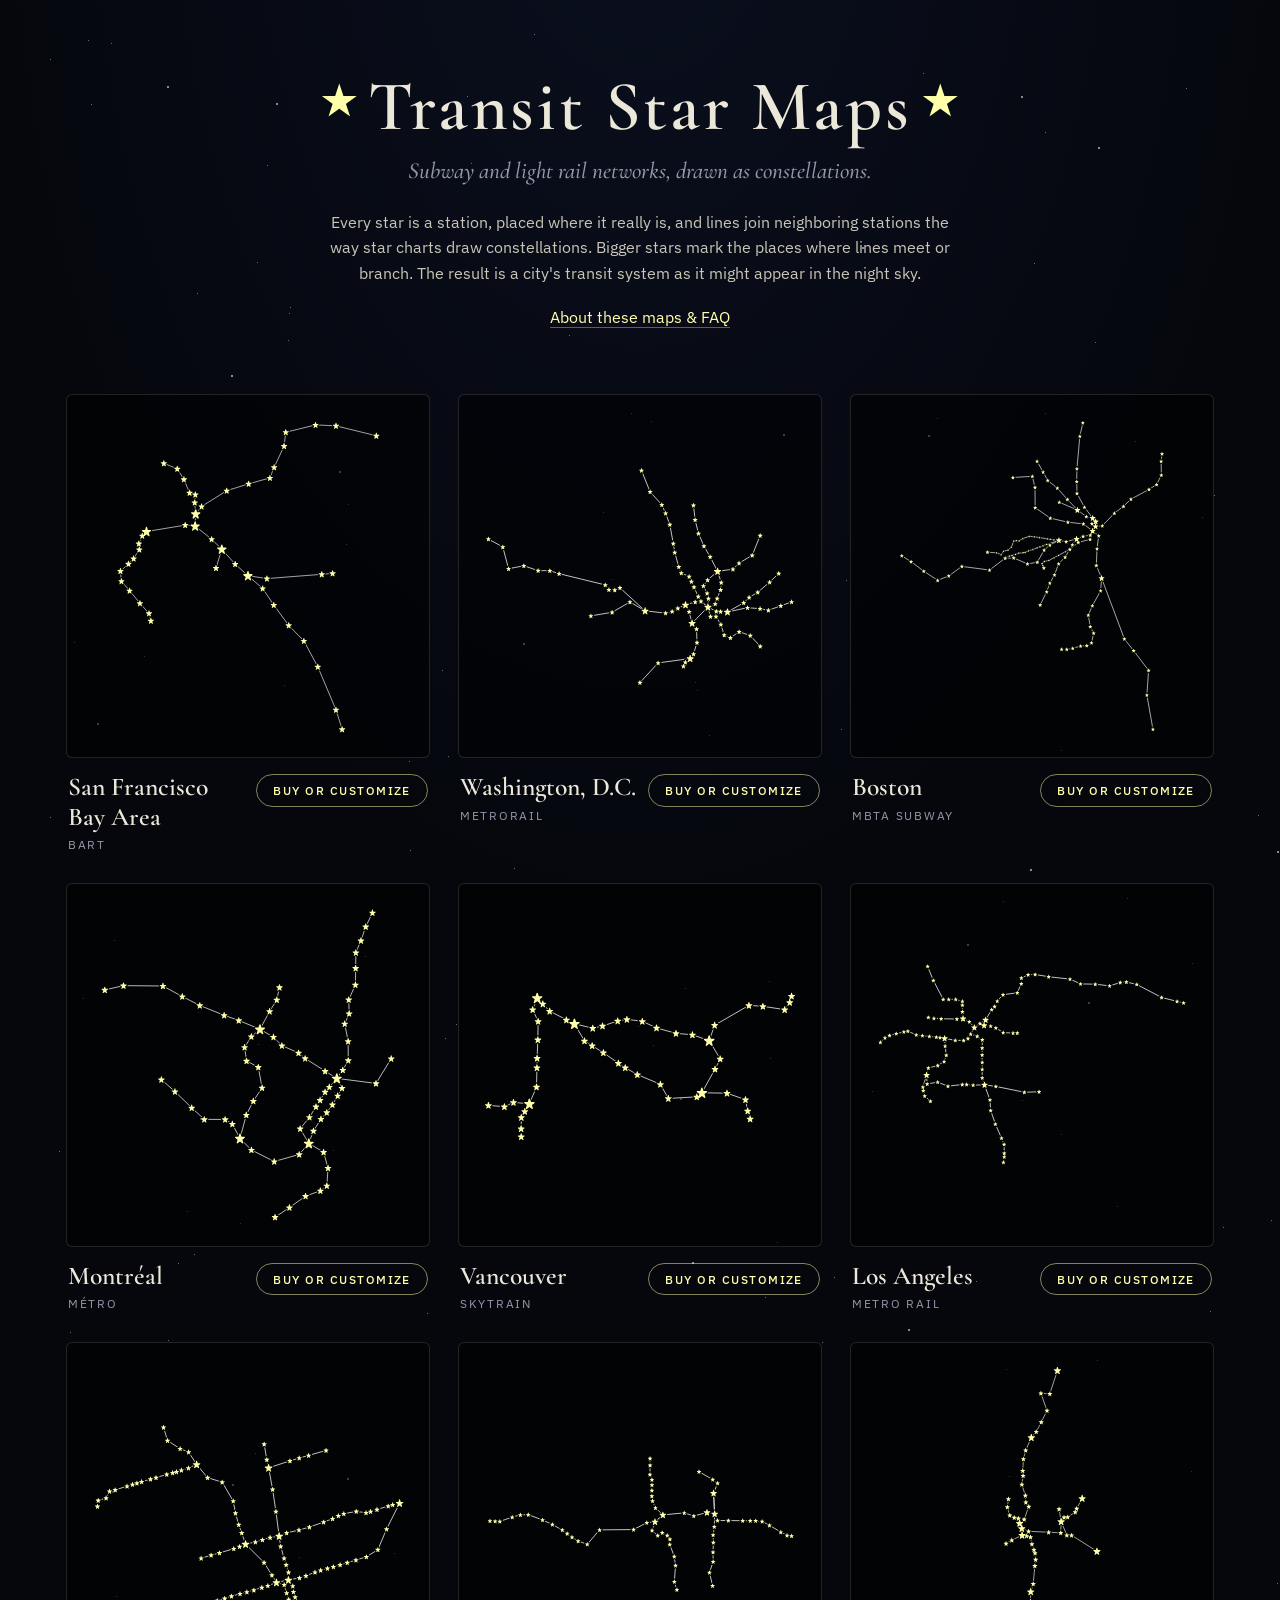
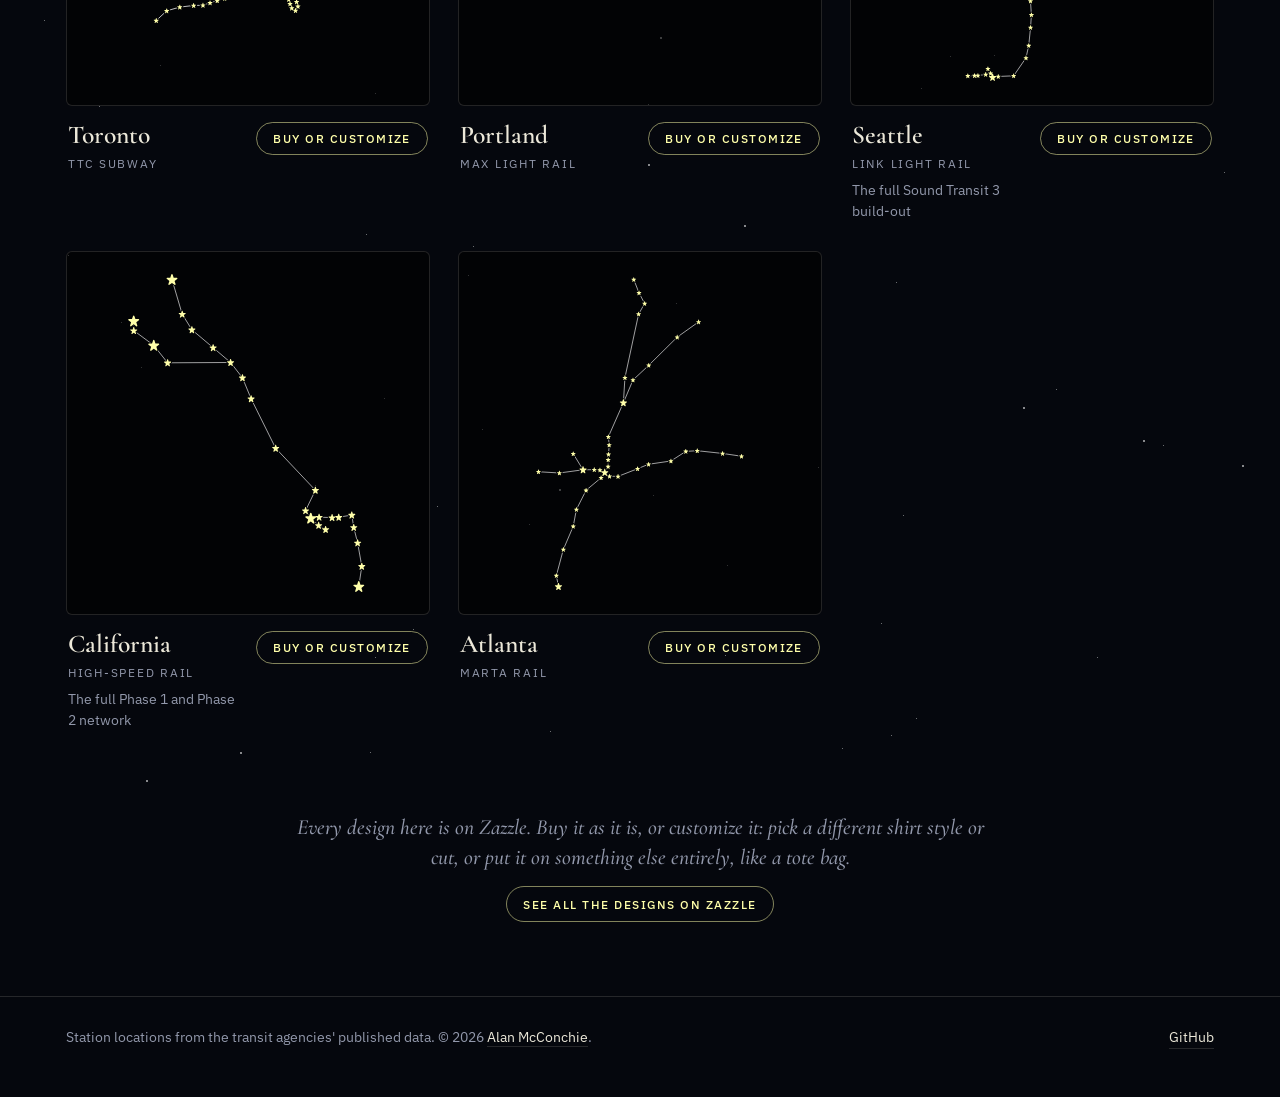
<file: docs/index.html>
<!doctype html>
<html lang="en">
<head>
<meta charset="utf-8">
<meta name="viewport" content="width=device-width, initial-scale=1">
<title>Transit Star Maps</title>
<meta name="description" content="Subway and light rail networks, drawn as constellations.">
<link rel="canonical" href="https://transitstarmaps.com/">
<meta property="og:type" content="website">
<meta property="og:url" content="https://transitstarmaps.com/">
<meta property="og:site_name" content="Transit Star Maps">
<meta property="og:title" content="Transit Star Maps">
<meta property="og:description" content="Subway and light rail networks, drawn as constellations.">
<meta property="og:image" content="https://transitstarmaps.com/social-card.png">
<meta property="og:image:width" content="1200">
<meta property="og:image:height" content="630">
<meta property="og:image:alt" content="Transit Star Maps: BART in San Francisco Bay Area drawn as a constellation">
<meta name="twitter:card" content="summary_large_image">
<meta name="twitter:title" content="Transit Star Maps">
<meta name="twitter:description" content="Subway and light rail networks, drawn as constellations.">
<meta name="twitter:image" content="https://transitstarmaps.com/social-card.png">
<meta name="twitter:image:alt" content="Transit Star Maps: BART in San Francisco Bay Area drawn as a constellation">
<link rel="icon" href="favicon.svg" type="image/svg+xml">
<link rel="preconnect" href="https://fonts.googleapis.com">
<link rel="preconnect" href="https://fonts.gstatic.com" crossorigin>
<link href="https://fonts.googleapis.com/css2?family=Cormorant+Garamond:ital,wght@0,500;0,600;1,500&family=IBM+Plex+Sans:wght@400;500&display=swap" rel="stylesheet">
<link rel="stylesheet" href="style.css">
</head>
<body>
<div class="sky" aria-hidden="true"><i class="s1"></i><i class="s2"></i></div>

<header class="wrap">
  <h1><span class="mark">★</span>Transit Star Maps<span class="mark">★</span></h1>
  <p class="tagline">Subway and light rail networks, drawn as constellations.</p>
  <p class="about">Every star is a station, placed where it really is, and lines join neighboring stations the way star charts draw constellations. Bigger stars mark the places where lines meet or branch. The result is a city&#x27;s transit system as it might appear in the night sky.</p>
  <p class="more"><a href="about/">About these maps &amp; FAQ</a></p>
</header>

<main class="wrap">
  <section class="grid" aria-label="Maps">
    <article class="card" id="bart">
      <button class="frame" type="button" data-src="maps/bart.svg" data-title="San Francisco Bay Area · BART" data-shop="https://www.zazzle.com/transit_star_map_bart_san_francisco_bay_area_tri_blend_shirt-256699507135343451" aria-label="Enlarge San Francisco Bay Area">
        <img src="maps/bart.svg" alt="BART in San Francisco Bay Area drawn as a constellation" loading="lazy">
      </button>
      <div class="caption">
        <div><h2 class="place">San Francisco Bay Area</h2><p class="system">BART</p></div>
        <a class="button" href="https://www.zazzle.com/transit_star_map_bart_san_francisco_bay_area_tri_blend_shirt-256699507135343451" target="_blank" rel="noopener" aria-label="Buy or customize the San Francisco Bay Area design on Zazzle">Buy or customize</a>
      </div>
    </article>
    <article class="card" id="dc_metro">
      <button class="frame" type="button" data-src="maps/dc_metro.svg" data-title="Washington, D.C. · Metrorail" data-shop="https://www.zazzle.com/transit_star_map_metrorail_washington_dc_metro_t_shirt-256322410464767884" aria-label="Enlarge Washington, D.C.">
        <img src="maps/dc_metro.svg" alt="Metrorail in Washington, D.C. drawn as a constellation" loading="lazy">
      </button>
      <div class="caption">
        <div><h2 class="place">Washington, D.C.</h2><p class="system">Metrorail</p></div>
        <a class="button" href="https://www.zazzle.com/transit_star_map_metrorail_washington_dc_metro_t_shirt-256322410464767884" target="_blank" rel="noopener" aria-label="Buy or customize the Washington, D.C. design on Zazzle">Buy or customize</a>
      </div>
    </article>
    <article class="card" id="boston_mbta">
      <button class="frame" type="button" data-src="maps/boston_mbta.svg" data-title="Boston · MBTA Subway" data-shop="https://www.zazzle.com/transit_star_map_mbta_boston_massachusetts_t_shirt-256898959148321639" aria-label="Enlarge Boston">
        <img src="maps/boston_mbta.svg" alt="MBTA Subway in Boston drawn as a constellation" loading="lazy">
      </button>
      <div class="caption">
        <div><h2 class="place">Boston</h2><p class="system">MBTA Subway</p></div>
        <a class="button" href="https://www.zazzle.com/transit_star_map_mbta_boston_massachusetts_t_shirt-256898959148321639" target="_blank" rel="noopener" aria-label="Buy or customize the Boston design on Zazzle">Buy or customize</a>
      </div>
    </article>
    <article class="card" id="montreal">
      <button class="frame" type="button" data-src="maps/montreal.svg" data-title="Montréal · Métro" data-shop="https://www.zazzle.com/transit_star_map_metro_montreal_quebec_canada_t_shirt-256906223948445199" aria-label="Enlarge Montréal">
        <img src="maps/montreal.svg" alt="Métro in Montréal drawn as a constellation" loading="lazy">
      </button>
      <div class="caption">
        <div><h2 class="place">Montréal</h2><p class="system">Métro</p></div>
        <a class="button" href="https://www.zazzle.com/transit_star_map_metro_montreal_quebec_canada_t_shirt-256906223948445199" target="_blank" rel="noopener" aria-label="Buy or customize the Montréal design on Zazzle">Buy or customize</a>
      </div>
    </article>
    <article class="card" id="bc_skytrain">
      <button class="frame" type="button" data-src="maps/bc_skytrain.svg" data-title="Vancouver · SkyTrain" data-shop="https://www.zazzle.com/transit_star_map_skytrain_vancouver_bc_canada_sweatshirt-256242977583698239" aria-label="Enlarge Vancouver">
        <img src="maps/bc_skytrain.svg" alt="SkyTrain in Vancouver drawn as a constellation" loading="lazy">
      </button>
      <div class="caption">
        <div><h2 class="place">Vancouver</h2><p class="system">SkyTrain</p></div>
        <a class="button" href="https://www.zazzle.com/transit_star_map_skytrain_vancouver_bc_canada_sweatshirt-256242977583698239" target="_blank" rel="noopener" aria-label="Buy or customize the Vancouver design on Zazzle">Buy or customize</a>
      </div>
    </article>
    <article class="card" id="la_metro">
      <button class="frame" type="button" data-src="maps/la_metro.svg" data-title="Los Angeles · Metro Rail" data-shop="https://www.zazzle.com/transit_star_map_metro_rail_los_angeles_ca_tri_blend_shirt-256638913805282668" aria-label="Enlarge Los Angeles">
        <img src="maps/la_metro.svg" alt="Metro Rail in Los Angeles drawn as a constellation" loading="lazy">
      </button>
      <div class="caption">
        <div><h2 class="place">Los Angeles</h2><p class="system">Metro Rail</p></div>
        <a class="button" href="https://www.zazzle.com/transit_star_map_metro_rail_los_angeles_ca_tri_blend_shirt-256638913805282668" target="_blank" rel="noopener" aria-label="Buy or customize the Los Angeles design on Zazzle">Buy or customize</a>
      </div>
    </article>
    <article class="card" id="toronto">
      <button class="frame" type="button" data-src="maps/toronto.svg" data-title="Toronto · TTC Subway" data-shop="https://www.zazzle.com/transit_star_map_ttc_subway_toronto_ontario_t_shirt-256363749577785489" aria-label="Enlarge Toronto">
        <img src="maps/toronto.svg" alt="TTC Subway in Toronto drawn as a constellation" loading="lazy">
      </button>
      <div class="caption">
        <div><h2 class="place">Toronto</h2><p class="system">TTC Subway</p></div>
        <a class="button" href="https://www.zazzle.com/transit_star_map_ttc_subway_toronto_ontario_t_shirt-256363749577785489" target="_blank" rel="noopener" aria-label="Buy or customize the Toronto design on Zazzle">Buy or customize</a>
      </div>
    </article>
    <article class="card" id="trimet_max">
      <button class="frame" type="button" data-src="maps/trimet_max.svg" data-title="Portland · MAX Light Rail" data-shop="https://www.zazzle.com/transit_star_map_max_light_rail_portland_oregon_t_shirt-256334615250484414" aria-label="Enlarge Portland">
        <img src="maps/trimet_max.svg" alt="MAX Light Rail in Portland drawn as a constellation" loading="lazy">
      </button>
      <div class="caption">
        <div><h2 class="place">Portland</h2><p class="system">MAX Light Rail</p></div>
        <a class="button" href="https://www.zazzle.com/transit_star_map_max_light_rail_portland_oregon_t_shirt-256334615250484414" target="_blank" rel="noopener" aria-label="Buy or customize the Portland design on Zazzle">Buy or customize</a>
      </div>
    </article>
    <article class="card" id="seattle_st3">
      <button class="frame" type="button" data-src="maps/seattle_st3.svg" data-title="Seattle · Link Light Rail" data-shop="https://www.zazzle.com/transit_star_map_link_light_rail_seattle_wa_t_shirt-256596324715105214" aria-label="Enlarge Seattle">
        <img src="maps/seattle_st3.svg" alt="Link Light Rail in Seattle drawn as a constellation" loading="lazy">
      </button>
      <div class="caption">
        <div><h2 class="place">Seattle</h2><p class="system">Link Light Rail</p><p class="note">The full Sound Transit 3 build-out</p></div>
        <a class="button" href="https://www.zazzle.com/transit_star_map_link_light_rail_seattle_wa_t_shirt-256596324715105214" target="_blank" rel="noopener" aria-label="Buy or customize the Seattle design on Zazzle">Buy or customize</a>
      </div>
    </article>
    <article class="card" id="cahsr">
      <button class="frame" type="button" data-src="maps/cahsr.svg" data-title="California · High-Speed Rail" data-shop="https://www.zazzle.com/transit_star_map_high_speed_rail_california_t_shirt-256587154288484712" aria-label="Enlarge California">
        <img src="maps/cahsr.svg" alt="High-Speed Rail in California drawn as a constellation" loading="lazy">
      </button>
      <div class="caption">
        <div><h2 class="place">California</h2><p class="system">High-Speed Rail</p><p class="note">The full Phase 1 and Phase 2 network</p></div>
        <a class="button" href="https://www.zazzle.com/transit_star_map_high_speed_rail_california_t_shirt-256587154288484712" target="_blank" rel="noopener" aria-label="Buy or customize the California design on Zazzle">Buy or customize</a>
      </div>
    </article>
    <article class="card" id="atlanta_marta">
      <button class="frame" type="button" data-src="maps/atlanta_marta.svg" data-title="Atlanta · MARTA Rail" data-shop="https://www.zazzle.com/transit_star_map_marta_atlanta_georgia_t_shirt-256130499353771034" aria-label="Enlarge Atlanta">
        <img src="maps/atlanta_marta.svg" alt="MARTA Rail in Atlanta drawn as a constellation" loading="lazy">
      </button>
      <div class="caption">
        <div><h2 class="place">Atlanta</h2><p class="system">MARTA Rail</p></div>
        <a class="button" href="https://www.zazzle.com/transit_star_map_marta_atlanta_georgia_t_shirt-256130499353771034" target="_blank" rel="noopener" aria-label="Buy or customize the Atlanta design on Zazzle">Buy or customize</a>
      </div>
    </article>
  </section>
  <section class="shop" aria-label="Shop">
    <p>Every design here is on Zazzle. Buy it as it is, or customize it: pick a
    different shirt style or cut, or put it on something else entirely, like a tote bag.</p>
    <a class="button" href="https://www.zazzle.com/transitstarmaps">See all the designs on Zazzle</a>
  </section>
</main>

<footer>
  <div class="wrap">
    <span>Station locations from the transit agencies' published data. © 2026 <a href="https://mappingmashups.net">Alan McConchie</a>.</span>
    <nav aria-label="Links"><a href="https://github.com/mappingmashups/transit-star-maps">GitHub</a></nav>
  </div>
</footer>

<dialog id="viewer" aria-labelledby="viewer-title">
  <img alt="">
  <div class="dialog-bar">
    <h2 id="viewer-title"></h2>
    <div class="actions">
      <a class="button" data-shop target="_blank" rel="noopener">Buy or customize on Zazzle</a>
      <button class="button close" type="button">Close</button>
    </div>
  </div>
</dialog>

<script>
  const viewer = document.getElementById("viewer");
  const img = viewer.querySelector("img");
  const shop = viewer.querySelector("[data-shop]");
  document.querySelectorAll(".frame").forEach((frame) => {
    frame.addEventListener("click", () => {
      img.src = frame.dataset.src;
      img.alt = frame.querySelector("img").alt;
      viewer.querySelector("h2").textContent = frame.dataset.title;
      shop.hidden = !frame.dataset.shop;
      if (frame.dataset.shop) shop.href = frame.dataset.shop;
      viewer.showModal();
    });
  });
  viewer.querySelector(".close").addEventListener("click", () => viewer.close());
  viewer.addEventListener("click", (e) => { if (e.target === viewer) viewer.close(); });
</script>
</body>
</html>
</file>
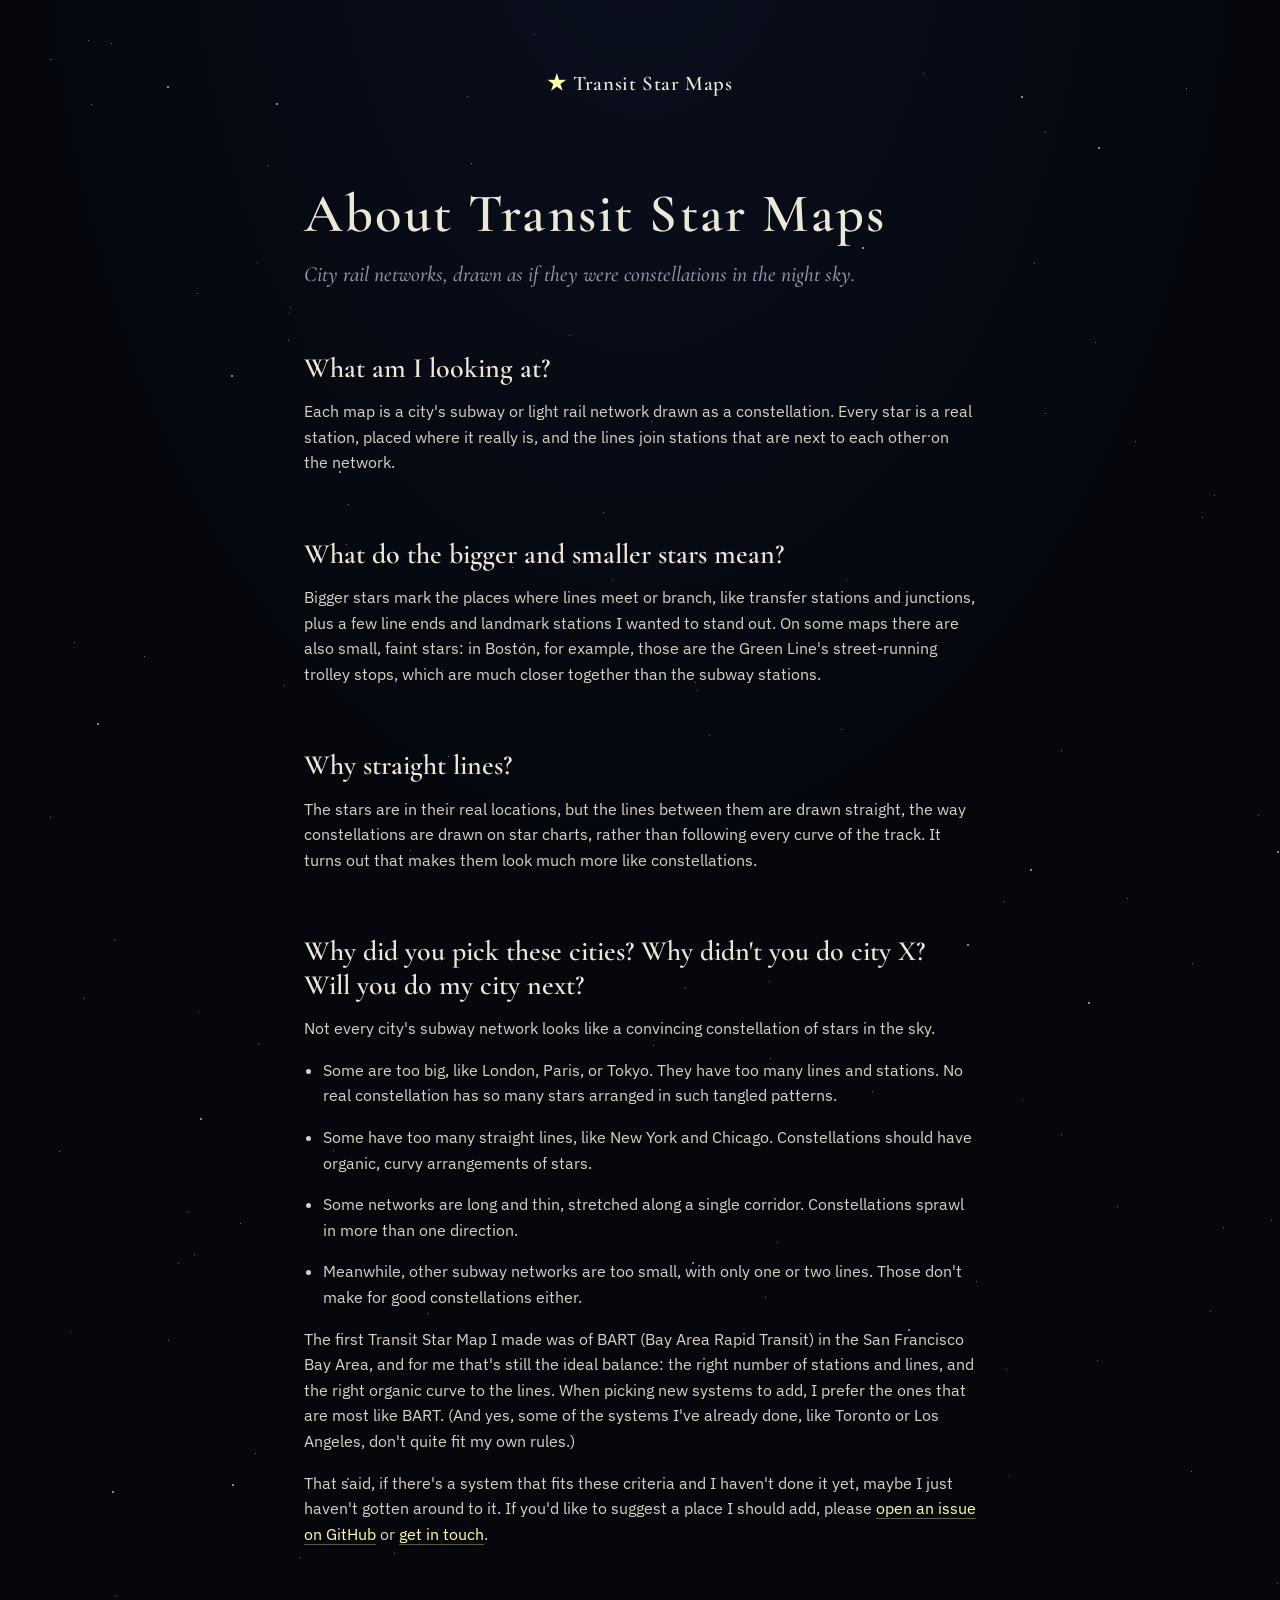
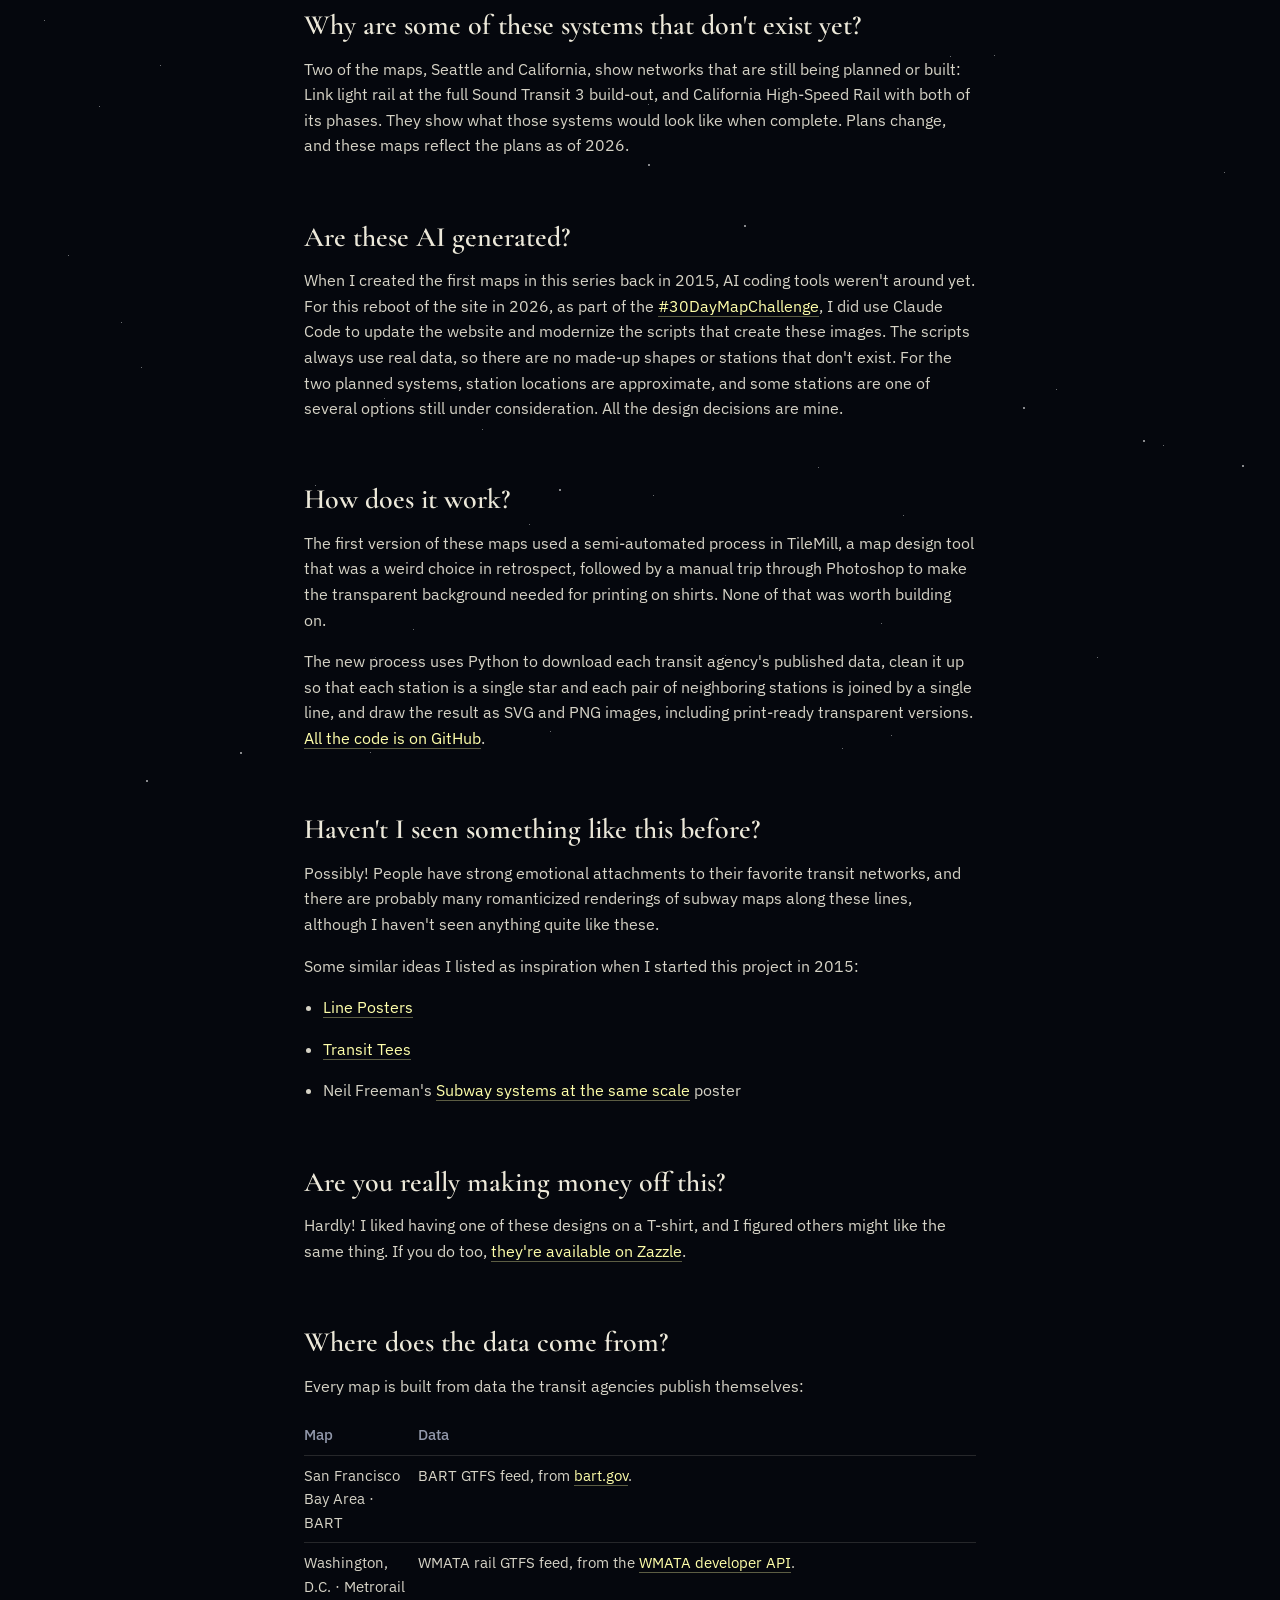
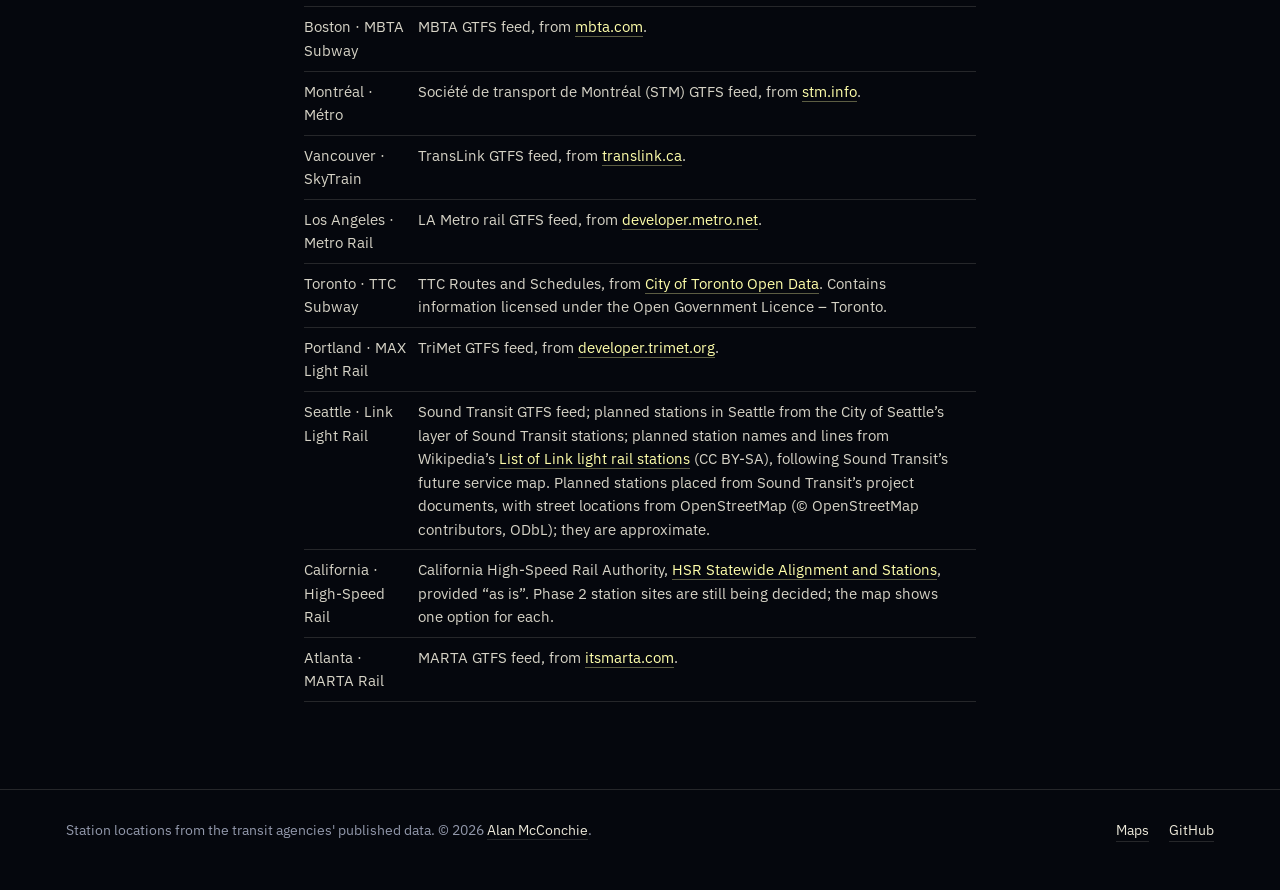
<file: docs/about/index.html>
<!doctype html>
<html lang="en">
<head>
<meta charset="utf-8">
<meta name="viewport" content="width=device-width, initial-scale=1">
<title>About & FAQ · Transit Star Maps</title>
<meta name="description" content="How the Transit Star Maps are made, why these cities, and where the data comes from.">
<link rel="canonical" href="https://transitstarmaps.com/about/">
<meta property="og:type" content="website">
<meta property="og:url" content="https://transitstarmaps.com/about/">
<meta property="og:site_name" content="Transit Star Maps">
<meta property="og:title" content="About & FAQ · Transit Star Maps">
<meta property="og:description" content="How the Transit Star Maps are made, why these cities, and where the data comes from.">
<meta property="og:image" content="https://transitstarmaps.com/social-card.png">
<meta property="og:image:width" content="1200">
<meta property="og:image:height" content="630">
<meta name="twitter:card" content="summary_large_image">
<meta name="twitter:image" content="https://transitstarmaps.com/social-card.png">
<link rel="icon" href="../favicon.svg" type="image/svg+xml">
<link rel="preconnect" href="https://fonts.googleapis.com">
<link rel="preconnect" href="https://fonts.gstatic.com" crossorigin>
<link href="https://fonts.googleapis.com/css2?family=Cormorant+Garamond:ital,wght@0,500;0,600;1,500&family=IBM+Plex+Sans:wght@400;500&display=swap" rel="stylesheet">
<link rel="stylesheet" href="../style.css">
<script type="application/ld+json">{"@context": "https://schema.org", "@type": "FAQPage", "mainEntity": [{"@type": "Question", "name": "What am I looking at?", "acceptedAnswer": {"@type": "Answer", "text": "Each map is a city's subway or light rail network drawn as a constellation. Every star is a real station, placed where it really is, and the lines join stations that are next to each other on the network."}}, {"@type": "Question", "name": "What do the bigger and smaller stars mean?", "acceptedAnswer": {"@type": "Answer", "text": "Bigger stars mark the places where lines meet or branch, like transfer stations and junctions, plus a few line ends and landmark stations I wanted to stand out. On some maps there are also small, faint stars: in Boston, for example, those are the Green Line's street-running trolley stops, which are much closer together than the subway stations."}}, {"@type": "Question", "name": "Why straight lines?", "acceptedAnswer": {"@type": "Answer", "text": "The stars are in their real locations, but the lines between them are drawn straight, the way constellations are drawn on star charts, rather than following every curve of the track. It turns out that makes them look much more like constellations."}}, {"@type": "Question", "name": "Why did you pick these cities? Why didn't you do city X? Will you do my city next?", "acceptedAnswer": {"@type": "Answer", "text": "Not every city's subway network looks like a convincing constellation of stars in the sky. Some are too big, like London, Paris, or Tokyo. They have too many lines and stations. No real constellation has so many stars arranged in such tangled patterns. Some have too many straight lines, like New York and Chicago. Constellations should have organic, curvy arrangements of stars. Some networks are long and thin, stretched along a single corridor. Constellations sprawl in more than one direction. Meanwhile, other subway networks are too small, with only one or two lines. Those don't make for good constellations either. The first Transit Star Map I made was of BART (Bay Area Rapid Transit) in the San Francisco Bay Area, and for me that's still the ideal balance: the right number of stations and lines, and the right organic curve to the lines. When picking new systems to add, I prefer the ones that are most like BART. (And yes, some of the systems I've already done, like Toronto or Los Angeles, don't quite fit my own rules.) That said, if there's a system that fits these criteria and I haven't done it yet, maybe I just haven't gotten around to it. If you'd like to suggest a place I should add, please open an issue on GitHub or get in touch."}}, {"@type": "Question", "name": "Why are some of these systems that don't exist yet?", "acceptedAnswer": {"@type": "Answer", "text": "Two of the maps, Seattle and California, show networks that are still being planned or built: Link light rail at the full Sound Transit 3 build-out, and California High-Speed Rail with both of its phases. They show what those systems would look like when complete. Plans change, and these maps reflect the plans as of 2026."}}, {"@type": "Question", "name": "Are these AI generated?", "acceptedAnswer": {"@type": "Answer", "text": "When I created the first maps in this series back in 2015, AI coding tools weren't around yet. For this reboot of the site in 2026, as part of the #30DayMapChallenge, I did use Claude Code to update the website and modernize the scripts that create these images. The scripts always use real data, so there are no made-up shapes or stations that don't exist. For the two planned systems, station locations are approximate, and some stations are one of several options still under consideration. All the design decisions are mine."}}, {"@type": "Question", "name": "How does it work?", "acceptedAnswer": {"@type": "Answer", "text": "The first version of these maps used a semi-automated process in TileMill, a map design tool that was a weird choice in retrospect, followed by a manual trip through Photoshop to make the transparent background needed for printing on shirts. None of that was worth building on. The new process uses Python to download each transit agency's published data, clean it up so that each station is a single star and each pair of neighboring stations is joined by a single line, and draw the result as SVG and PNG images, including print-ready transparent versions. All the code is on GitHub."}}, {"@type": "Question", "name": "Haven't I seen something like this before?", "acceptedAnswer": {"@type": "Answer", "text": "Possibly! People have strong emotional attachments to their favorite transit networks, and there are probably many romanticized renderings of subway maps along these lines, although I haven't seen anything quite like these. Some similar ideas I listed as inspiration when I started this project in 2015: Line Posters Transit Tees Neil Freeman's Subway systems at the same scale poster"}}, {"@type": "Question", "name": "Are you really making money off this?", "acceptedAnswer": {"@type": "Answer", "text": "Hardly! I liked having one of these designs on a T-shirt, and I figured others might like the same thing. If you do too, they're available on Zazzle."}}, {"@type": "Question", "name": "Where does the data come from?", "acceptedAnswer": {"@type": "Answer", "text": "Every map is built from data the transit agencies publish themselves: Map Data San Francisco Bay Area · BART BART GTFS feed, from bart.gov. Washington, D.C. · Metrorail WMATA rail GTFS feed, from the WMATA developer API. Boston · MBTA Subway MBTA GTFS feed, from mbta.com. Montréal · Métro Société de transport de Montréal (STM) GTFS feed, from stm.info. Vancouver · SkyTrain TransLink GTFS feed, from translink.ca. Los Angeles · Metro Rail LA Metro rail GTFS feed, from developer.metro.net. Toronto · TTC Subway TTC Routes and Schedules, from City of Toronto Open Data. Contains information licensed under the Open Government Licence – Toronto. Portland · MAX Light Rail TriMet GTFS feed, from developer.trimet.org. Seattle · Link Light Rail Sound Transit GTFS feed; planned stations in Seattle from the City of Seattle’s layer of Sound Transit stations; planned station names and lines from Wikipedia’s List of Link light rail stations (CC BY-SA), following Sound Transit’s future service map. Planned stations placed from Sound Transit’s project documents, with street locations from OpenStreetMap (© OpenStreetMap contributors, ODbL); they are approximate. California · High-Speed Rail California High-Speed Rail Authority, HSR Statewide Alignment and Stations, provided “as is”. Phase 2 station sites are still being decided; the map shows one option for each. Atlanta · MARTA Rail MARTA GTFS feed, from itsmarta.com."}}]}</script>
</head>
<body>
<div class="sky" aria-hidden="true"><i class="s1"></i><i class="s2"></i></div>

<header class="wrap page-header">
  <a class="home" href="../"><span class="mark">★</span>Transit Star Maps</a>
</header>

<main class="wrap">
  <article class="prose">
<h1>About Transit Star Maps</h1>
<p class="lede">City rail networks, drawn as if they were constellations in the night sky.</p>

<h2>What am I looking at?</h2>
<p>Each map is a city's subway or light rail network drawn as a constellation. Every star is a real station, placed where it really is, and the lines join stations that are next to each other on the network.</p>
<h2>What do the bigger and smaller stars mean?</h2>
<p>Bigger stars mark the places where lines meet or branch, like transfer stations and junctions, plus a few line ends and landmark stations I wanted to stand out. On some maps there are also small, faint stars: in Boston, for example, those are the Green Line's street-running trolley stops, which are much closer together than the subway stations.</p>
<h2>Why straight lines?</h2>
<p>The stars are in their real locations, but the lines between them are drawn straight, the way constellations are drawn on star charts, rather than following every curve of the track. It turns out that makes them look much more like constellations.</p>
<h2>Why did you pick these cities? Why didn't you do city X? Will you do my city next?</h2>
<p>Not every city's subway network looks like a convincing constellation of stars in the sky.</p>
<ul>
<li>Some are too big, like London, Paris, or Tokyo. They have too many lines and stations. No real constellation has so many stars arranged in such tangled patterns.</li>
<li>Some have too many straight lines, like New York and Chicago. Constellations should have organic, curvy arrangements of stars.</li>
<li>Some networks are long and thin, stretched along a single corridor. Constellations sprawl in more than one direction.</li>
<li>Meanwhile, other subway networks are too small, with only one or two lines. Those don't make for good constellations either.</li>
</ul>
<p>The first Transit Star Map I made was of BART (Bay Area Rapid Transit) in the San Francisco Bay Area, and for me that's still the ideal balance: the right number of stations and lines, and the right organic curve to the lines. When picking new systems to add, I prefer the ones that are most like BART. (And yes, some of the systems I've already done, like Toronto or Los Angeles, don't quite fit my own rules.)</p>
<p>That said, if there's a system that fits these criteria and I haven't done it yet, maybe I just haven't gotten around to it. If you'd like to suggest a place I should add, please <a href="https://github.com/mappingmashups/transit-star-maps/issues">open an issue on GitHub</a> or <a href="https://mappingmashups.net">get in touch</a>.</p>
<h2>Why are some of these systems that don't exist yet?</h2>
<p>Two of the maps, Seattle and California, show networks that are still being planned or built: Link light rail at the full Sound Transit 3 build-out, and California High-Speed Rail with both of its phases. They show what those systems would look like when complete. Plans change, and these maps reflect the plans as of 2026.</p>
<h2>Are these AI generated?</h2>
<p>When I created the first maps in this series back in 2015, AI coding tools weren't around yet. For this reboot of the site in 2026, as part of the <a href="https://30daymapchallenge.com/">#30DayMapChallenge</a>, I did use Claude Code to update the website and modernize the scripts that create these images. The scripts always use real data, so there are no made-up shapes or stations that don't exist. For the two planned systems, station locations are approximate, and some stations are one of several options still under consideration. All the design decisions are mine.</p>
<h2>How does it work?</h2>
<p>The first version of these maps used a semi-automated process in TileMill, a map design tool that was a weird choice in retrospect, followed by a manual trip through Photoshop to make the transparent background needed for printing on shirts. None of that was worth building on.</p>
<p>The new process uses Python to download each transit agency's published data, clean it up so that each station is a single star and each pair of neighboring stations is joined by a single line, and draw the result as SVG and PNG images, including print-ready transparent versions. <a href="https://github.com/mappingmashups/transit-star-maps">All the code is on GitHub</a>.</p>
<h2>Haven't I seen something like this before?</h2>
<p>Possibly! People have strong emotional attachments to their favorite transit networks, and there are probably many romanticized renderings of subway maps along these lines, although I haven't seen anything quite like these.</p>
<p>Some similar ideas I listed as inspiration when I started this project in 2015:</p>
<ul>
<li><a href="https://www.etsy.com/shop/LinePosters">Line Posters</a></li>
<li><a href="https://www.transittees.com/">Transit Tees</a></li>
<li>Neil Freeman's <a href="https://fakeisthenewreal.org/subway/">Subway systems at the same scale</a> poster</li>
</ul>
<h2>Are you really making money off this?</h2>
<p>Hardly! I liked having one of these designs on a T-shirt, and I figured others might like the same thing. If you do too, <a href="https://www.zazzle.com/transitstarmaps">they're available on Zazzle</a>.</p>
<h2>Where does the data come from?</h2>
<p>Every map is built from data the transit agencies publish themselves:</p>
<table>
<thead>
<tr>
<th>Map</th>
<th>Data</th>
</tr>
</thead>
<tbody>
<tr>
<td>San Francisco Bay Area · BART</td>
<td>BART GTFS feed, from <a href="https://www.bart.gov/schedules/developers">bart.gov</a>.</td>
</tr>
<tr>
<td>Washington, D.C. · Metrorail</td>
<td>WMATA rail GTFS feed, from the <a href="https://developer.wmata.com/">WMATA developer API</a>.</td>
</tr>
<tr>
<td>Boston · MBTA Subway</td>
<td>MBTA GTFS feed, from <a href="https://www.mbta.com/developers">mbta.com</a>.</td>
</tr>
<tr>
<td>Montréal · Métro</td>
<td>Société de transport de Montréal (STM) GTFS feed, from <a href="https://www.stm.info/en/about/developers">stm.info</a>.</td>
</tr>
<tr>
<td>Vancouver · SkyTrain</td>
<td>TransLink GTFS feed, from <a href="https://www.translink.ca/about-us/doing-business-with-translink/app-developer-resources">translink.ca</a>.</td>
</tr>
<tr>
<td>Los Angeles · Metro Rail</td>
<td>LA Metro rail GTFS feed, from <a href="https://developer.metro.net/">developer.metro.net</a>.</td>
</tr>
<tr>
<td>Toronto · TTC Subway</td>
<td>TTC Routes and Schedules, from <a href="https://open.toronto.ca/dataset/ttc-routes-and-schedules/">City of Toronto Open Data</a>. Contains information licensed under the Open Government Licence – Toronto.</td>
</tr>
<tr>
<td>Portland · MAX Light Rail</td>
<td>TriMet GTFS feed, from <a href="https://developer.trimet.org/">developer.trimet.org</a>.</td>
</tr>
<tr>
<td>Seattle · Link Light Rail</td>
<td>Sound Transit GTFS feed; planned stations in Seattle from the City of Seattle&#8217;s layer of Sound Transit stations; planned station names and lines from Wikipedia&#8217;s <a href="https://en.wikipedia.org/wiki/List_of_Link_light_rail_stations">List of Link light rail stations</a> (CC BY-SA), following Sound Transit&#8217;s future service map. Planned stations placed from Sound Transit&#8217;s project documents, with street locations from OpenStreetMap (&copy; OpenStreetMap contributors, ODbL); they are approximate.</td>
</tr>
<tr>
<td>California · High-Speed Rail</td>
<td>California High-Speed Rail Authority, <a href="https://gis.data.ca.gov/content/7210a9f57f16407f8fdd4949ac90daea">HSR Statewide Alignment and Stations</a>, provided “as is”. Phase 2 station sites are still being decided; the map shows one option for each.</td>
</tr>
<tr>
<td>Atlanta · MARTA Rail</td>
<td>MARTA GTFS feed, from <a href="https://itsmarta.com/app-developer-resources.aspx">itsmarta.com</a>.</td>
</tr>
</tbody>
</table>
  </article>
</main>

<footer>
  <div class="wrap">
    <span>Station locations from the transit agencies' published data. © 2026 <a href="https://mappingmashups.net">Alan McConchie</a>.</span>
    <nav aria-label="Links"><a href="../">Maps</a> <a href="https://github.com/mappingmashups/transit-star-maps">GitHub</a></nav>
  </div>
</footer>
</body>
</html>
</file>
<file: docs/style.css>
/* Shared by index.html and about/index.html; the stars_small and stars_big
   placeholders are filled in by scripts/build_site.py. */
  :root {
    --sky: #05070d;
    --sky-2: #0b1020;
    --ink: #ece8d9;
    --muted: #9298ab;
    --star: #ffffaa;
    --line: rgba(236, 232, 217, 0.14);
    --serif: "Cormorant Garamond", Georgia, serif;
    --sans: "IBM Plex Sans", system-ui, sans-serif;
  }
  * { box-sizing: border-box; }
  html { background: var(--sky); }
  body {
    margin: 0;
    color: var(--ink);
    font: 16px/1.6 var(--sans);
    background: radial-gradient(ellipse at 50% -20%, var(--sky-2), var(--sky) 70%) fixed;
    min-height: 100vh;
  }
  /* Background stars, generated by scripts/build_site.py */
  .sky { position: fixed; inset: 0; pointer-events: none; z-index: 0; }
  .sky i { position: absolute; top: 0; left: 0; width: 1px; height: 1px; border-radius: 50%; background: transparent; }
  .sky .s1 { box-shadow: 550px 2331px #fff, 258px 1044px #fff, 482px 2029px #fff, 1841px 1934px #fff, 1554px 859px #fff, 384px 1998px #fff, 116px 1596px #fff, 1772px 8px #fff, 1824px 1090px #fff, 937px 418px #fff, 1300px 125px #fff, 91px 104px #fff, 2217px 37px #fff, 1561px 887px #fff, 1728px 118px #fff, 2161px 908px #fff, 1793px 2030px #fff, 2264px 954px #fff, 1415px 945px #fff, 896px 1882px #fff, 1186px 88px #fff, 1704px 2279px #fff, 409px 761px #fff, 1214px 495px #fff, 1362px 2051px #fff, 1728px 2079px #fff, 777px 1242px #fff, 1163px 2045px #fff, 2069px 1611px #fff, 141px 1967px #fff, 994px 1655px #fff, 1697px 708px #fff, 1503px 2247px #fff, 1534px 354px #fff, 1797px 2082px #fff, 442px 670px #fff, 2133px 1610px #fff, 1517px 2005px #fff, 121px 1922px #fff, 178px 1263px #fff, 2368px 1612px #fff, 697px 690px #fff, 2057px 929px #fff, 50px 817px #fff, 2210px 2245px #fff, 950px 1656px #fff, 2104px 1408px #fff, 2366px 1447px #fff, 1880px 1102px #fff, 2244px 23px #fff, 1571px 2099px #fff, 529px 2124px #fff, 2299px 841px #fff, 1745px 229px #fff, 1970px 1493px #fff, 2334px 2270px #fff, 818px 2067px #fff, 1693px 1986px #fff, 1461px 1697px #fff, 1417px 6px #fff, 2205px 2212px #fff, 1356px 1876px #fff, 114px 940px #fff, 725px 2255px #fff, 2393px 740px #fff, 375px 2257px #fff, 1045px 132px #fff, 288px 340px #fff, 68px 1855px #fff, 59px 1151px #fff, 1022px 1100px #fff, 448px 756px #fff, 1410px 1189px #fff, 284px 685px #fff, 653px 1045px #fff, 2160px 688px #fff, 1117px 1206px #fff, 1862px 1318px #fff, 2033px 1940px #fff, 467px 96px #fff, 1277px 1583px #fff, 1406px 1724px #fff, 770px 1058px #fff, 445px 1038px #fff, 2089px 856px #fff, 1768px 85px #fff, 923px 73px #fff, 1627px 599px #fff, 144px 656px #fff, 1825px 2073px #fff, 1747px 2231px #fff, 903px 2115px #fff, 1846px 914px #fff, 2145px 125px #fff, 1617px 2358px #fff, 1315px 1746px #fff, 240px 1223px #fff, 514px 868px #fff, 194px 1254px #fff, 289px 313px #fff, 1271px 1220px #fff, 648px 1704px #fff, 2313px 1033px #fff, 534px 34px #fff, 2296px 155px #fff, 891px 2335px #fff, 1887px 702px #fff, 2084px 153px #fff, 1548px 820px #fff, 1421px 405px #fff, 842px 2348px #fff, 1773px 795px #fff, 2016px 427px #fff, 1597px 1212px #fff, 2064px 2047px #fff, 70px 1332px #fff, 1647px 1152px #fff, 74px 642px #fff, 822px 1342px #fff, 2307px 553px #fff, 1388px 1758px #fff, 872px 1091px #fff, 394px 1553px #fff, 2243px 1408px #fff, 2188px 1984px #fff, 2181px 961px #fff, 267px 165px #fff, 346px 544px #fff, 695px 682px #fff, 2204px 872px #fff, 1097px 1360px #fff, 2072px 1045px #fff, 1507px 1387px #fff, 1393px 466px #fff, 1192px 963px #fff, 2002px 554px #fff, 2375px 2257px #fff, 427px 1313px #fff, 160px 1665px #fff, 299px 1557px #fff, 603px 512px #fff, 1396px 469px #fff, 1548px 313px #fff, 2337px 2253px #fff, 916px 2318px #fff, 334px 1092px #fff, 1494px 1210px #fff, 2311px 2188px #fff, 468px 1875px #fff, 1135px 441px #fff, 187px 1211px #fff, 50px 59px #fff, 375px 1693px #fff, 471px 163px #fff, 769px 981px #fff, 1724px 663px #fff, 473px 1846px #fff, 685px 988px #fff, 651px 421px #fff, 1782px 1549px #fff, 2223px 1204px #fff, 2253px 1037px #fff, 1953px 1288px #fff, 410px 850px #fff, 1300px 162px #fff, 111px 43px #fff, 1210px 1311px #fff, 1842px 1602px #fff, 1283px 1632px #fff, 257px 262px #fff, 1299px 1867px #fff, 456px 1024px #fff, 881px 2223px #fff, 1920px 1457px #fff, 1061px 750px #fff, 2218px 851px #fff, 1258px 815px #fff, 1009px 1476px #fff, 333px 1150px #fff, 366px 1834px #fff, 370px 2352px #fff, 1388px 931px #fff, 1599px 1256px #fff, 168px 1340px #fff, 765px 1297px #fff, 2371px 1240px #fff, 1006px 1369px #fff, 413px 2229px #fff, 2371px 377px #fff, 1003px 901px #fff, 83px 998px #fff, 1645px 296px #fff, 1097px 2257px #fff, 290px 307px #fff, 88px 40px #fff, 1191px 1471px #fff, 2020px 1920px #fff, 631px 413px #fff, 2053px 1343px #fff, 315px 2085px #fff, 709px 735px #fff, 612px 579px #fff, 1309px 1251px #fff, 437px 2106px #fff, 1202px 517px #fff, 846px 580px #fff, 2234px 130px #fff, 1294px 2264px #fff, 841px 729px #fff, 1224px 1772px #fff, 2201px 646px #fff, 198px 1012px #fff, 1034px 263px #fff, 1829px 1761px #fff, 2249px 1024px #fff, 2217px 1799px #fff, 2203px 1856px #fff, 44px 1620px #fff, 1387px 702px #fff, 1056px 1989px #fff, 99px 1706px #fff, 2337px 77px #fff, 255px 1453px #fff, 2375px 566px #fff, 512px 567px #fff, 1061px 1134px #fff, 1629px 2310px #fff, 1642px 705px #fff, 365px 956px #fff, 1990px 30px #fff, 727px 2165px #fff, 1299px 2051px #fff, 1795px 924px #fff, 976px 1281px #fff, 2027px 1961px #fff, 921px 1688px #fff, 1380px 2295px #fff, 1127px 898px #fff, 197px 293px #fff, 2095px 1510px #fff, 653px 2095px #fff, 834px 1277px #fff, 1223px 1227px #fff, 2262px 1522px #fff, 676px 1903px #fff, 348px 504px #fff, 2105px 2339px #fff, 1545px 722px #fff, 638px 1026px #fff, 1747px 891px #fff, 2332px 213px #fff, 2027px 1612px #fff, 1425px 1572px #fff, 2109px 675px #fff, 2229px 166px #fff, 2147px 370px #fff, 1045px 413px #fff, 1095px 342px #fff, 569px 335px #fff, 1822px 987px #fff; opacity: .55; }
  .sky .s2 { width: 2px; height: 2px; box-shadow: 231px 375px #fff, 347px 1478px #fff, 692px 1262px #fff, 1030px 869px #fff, 146px 2380px #fff, 648px 1764px #fff, 1611px 2085px #fff, 1523px 2228px #fff, 1822px 2056px #fff, 1098px 147px #fff, 112px 1491px #fff, 1904px 1304px #fff, 1556px 1735px #fff, 2153px 673px #fff, 2295px 726px #fff, 967px 944px #fff, 97px 723px #fff, 1331px 711px #fff, 559px 2089px #fff, 2089px 1473px #fff, 2104px 2293px #fff, 744px 1825px #fff, 1698px 2151px #fff, 1491px 1449px #fff, 1482px 1825px #fff, 660px 1637px #fff, 1889px 2172px #fff, 1023px 2007px #fff, 1143px 2040px #fff, 2051px 2111px #fff, 1449px 1862px #fff, 1888px 1436px #fff, 2325px 2283px #fff, 1870px 1993px #fff, 908px 1329px #fff, 680px 1098px #fff, 1965px 1267px #fff, 1242px 2065px #fff, 2302px 2120px #fff, 2078px 1665px #fff, 1277px 851px #fff, 2002px 2096px #fff, 1501px 308px #fff, 1398px 34px #fff, 783px 434px #fff, 240px 2352px #fff, 200px 1118px #fff, 928px 435px #fff, 2139px 559px #fff, 1088px 1002px #fff, 862px 247px #fff, 1732px 130px #fff, 232px 1484px #fff, 1475px 704px #fff, 1021px 96px #fff, 339px 471px #fff, 276px 103px #fff, 167px 86px #fff, 1528px 1047px #fff, 523px 643px #fff; opacity: .7; animation: twinkle 7s ease-in-out infinite alternate; }
  @keyframes twinkle { from { opacity: .35; } to { opacity: .8; } }
  @media (prefers-reduced-motion: reduce) { .sky .s2 { animation: none; } }

  main, header, footer { position: relative; z-index: 1; }
  .wrap { max-width: 1180px; margin: 0 auto; padding: 0 16px; }

  header.wrap { padding-top: 72px; padding-bottom: 40px; text-align: center; }
  h1 {
    font: 600 clamp(2.4rem, 7vw, 4.4rem)/1 var(--serif);
    letter-spacing: .04em;
    margin: 0 0 14px;
  }
  h1 .mark { color: var(--star); font-size: .55em; vertical-align: .35em; margin: 0 .25em; }
  .tagline { font: italic 500 clamp(1.15rem, 2.6vw, 1.45rem)/1.35 var(--serif); color: var(--muted); margin: 0 auto 22px; max-width: 34em; }
  .about { max-width: 40em; margin: 0 auto; color: #c9c6b8; }
  .shop { text-align: center; padding: 8px 0 80px; }
  .shop p { font: italic 500 1.35rem/1.4 var(--serif); color: var(--muted); margin: 0 auto 18px; max-width: 32em; }

  .grid {
    display: grid;
    grid-template-columns: repeat(auto-fill, minmax(min(100%, 330px), 1fr));
    gap: 28px;
    padding: 24px 0 72px;
  }
  .card { display: flex; flex-direction: column; scroll-margin-top: 24px; }
  .card:target .frame { border-color: rgba(255, 255, 170, .6); box-shadow: 0 0 48px rgba(255, 255, 170, .12); }
  .frame {
    display: block; width: 100%;
    position: relative;
    aspect-ratio: 1;
    padding: 18px;
    border: 1px solid var(--line);
    border-radius: 6px;
    background: rgba(0, 0, 0, .55);
    cursor: zoom-in;
    transition: border-color .25s, box-shadow .25s;
  }
  .frame:hover, .frame:focus-visible { border-color: rgba(255, 255, 170, .45); box-shadow: 0 0 40px rgba(255, 255, 170, .08); outline: none; }
  .frame img { position: absolute; inset: 18px; width: calc(100% - 36px); height: calc(100% - 36px); object-fit: contain; }
  .caption { display: flex; align-items: baseline; justify-content: space-between; gap: 12px; padding: 14px 2px 0; }
  .place { font: 600 1.6rem/1.15 var(--serif); margin: 0; }
  .system { font-size: .78rem; letter-spacing: .14em; text-transform: uppercase; color: var(--muted); margin: 4px 0 0; }
  .note { font-size: .85rem; color: var(--muted); margin: 6px 0 0; }

  .button {
    flex: none;
    font: 500 .78rem/1 var(--sans); letter-spacing: .12em; text-transform: uppercase;
    color: var(--star); text-decoration: none;
    border: 1px solid rgba(255, 255, 170, .5); border-radius: 999px;
    padding: 9px 16px;
    transition: background .2s, color .2s;
  }
  .button:hover, .button:focus-visible { background: var(--star); color: var(--sky); outline: none; }

  dialog {
    width: min(96vw, 1100px); max-height: 94vh;
    padding: 0; border: 1px solid var(--line); border-radius: 8px;
    background: var(--sky); color: var(--ink);
  }
  dialog::backdrop { background: rgba(2, 3, 8, .85); }
  dialog img { display: block; width: 100%; max-height: calc(94vh - 80px); object-fit: contain; padding: 24px; }
  .dialog-bar { display: flex; align-items: center; justify-content: space-between; gap: 12px; padding: 12px 20px; border-top: 1px solid var(--line); }
  .dialog-bar h2 { font: 600 1.4rem/1.2 var(--serif); margin: 0; }
  .dialog-bar .actions { display: flex; gap: 10px; }
  .close { background: none; cursor: pointer; }

  footer { border-top: 1px solid var(--line); padding: 28px 0 48px; color: var(--muted); font-size: .9rem; }
  footer .wrap { display: flex; flex-wrap: wrap; gap: 12px 28px; justify-content: space-between; }
  footer nav { display: flex; flex-wrap: wrap; gap: 8px 20px; }
  footer a { color: var(--ink); text-decoration: none; border-bottom: 1px solid var(--line); }
  footer a:hover { border-color: var(--star); }
  .more { margin: 18px 0 0; }
  .more a, .prose a { color: var(--star); text-decoration: none; border-bottom: 1px solid rgba(255, 255, 170, .35); }
  .more a:hover, .prose a:hover { border-color: var(--star); }

  /* About / FAQ page */
  .page-header { padding-top: 48px; padding-bottom: 8px; }
  .page-header .home { font: 600 1.3rem/1 var(--serif); color: var(--ink); text-decoration: none; letter-spacing: .03em; }
  .page-header .home .mark { color: var(--star); margin-right: .3em; }
  .prose { max-width: 42em; margin: 0 auto; padding: 24px 0 72px; color: #d6d3c6; }
  .prose h1 { font: 600 clamp(2.2rem, 6vw, 3.4rem)/1.05 var(--serif); margin: 24px 0 16px; color: var(--ink); }
  .prose h2 { font: 600 1.75rem/1.2 var(--serif); margin: 2.2em 0 .5em; color: var(--ink); }
  .prose p, .prose li { margin: 0 0 1em; }
  .prose ul { padding-left: 1.2em; }
  .prose .lede { font: italic 500 1.35rem/1.45 var(--serif); color: var(--muted); }
  .prose table { border-collapse: collapse; width: 100%; font-size: .92rem; margin: 0 0 1em; }
  .prose th, .prose td { text-align: left; padding: 8px 10px 8px 0; border-bottom: 1px solid var(--line); vertical-align: top; }
  .prose th { color: var(--muted); font-weight: 500; }
</file>
